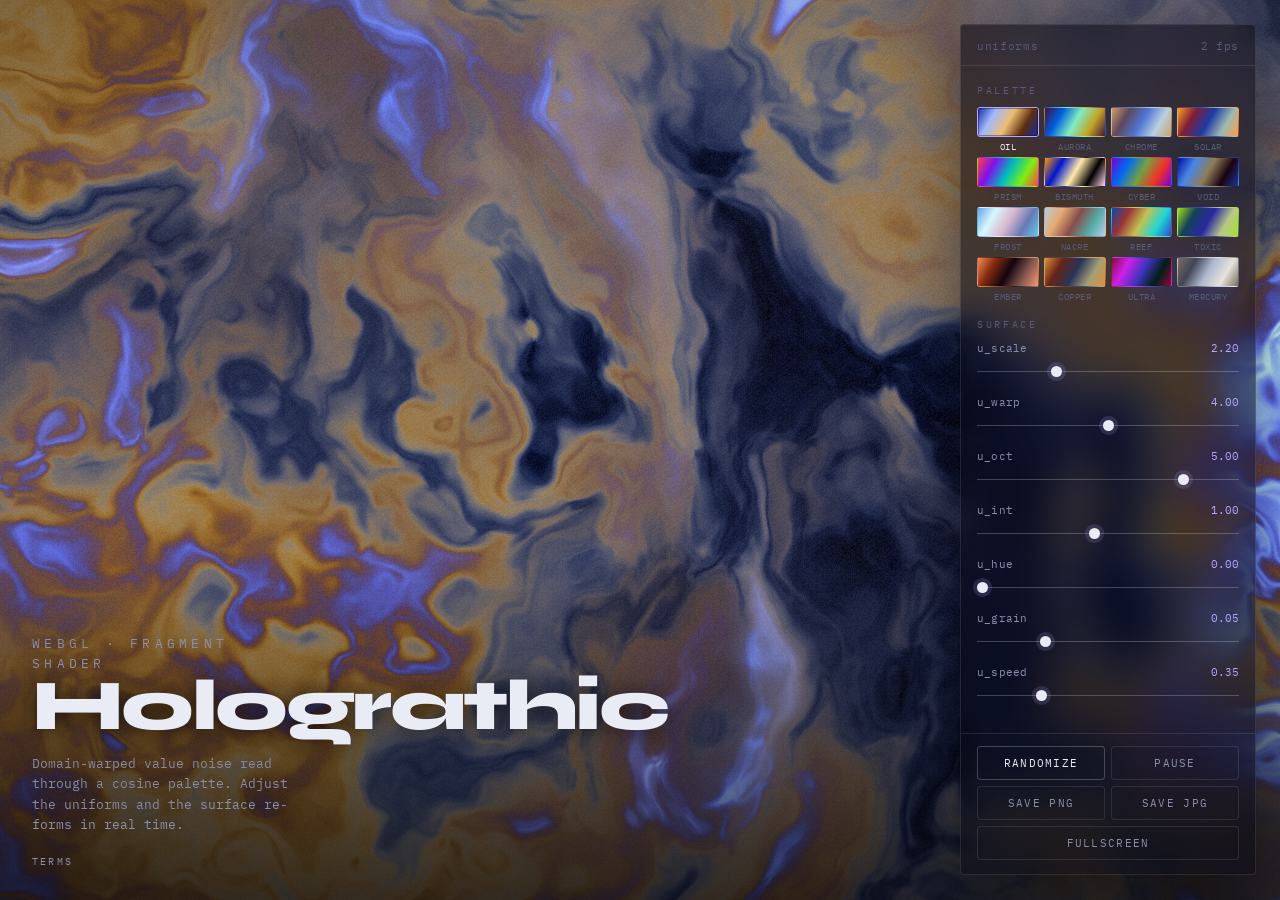
<file: index.html>
<!DOCTYPE html>
<html lang="en">
<head>
    <meta charset="utf-8">
    <meta name="viewport" content="width=device-width, initial-scale=1, viewport-fit=cover">
    <title>Holograthic | Iridescent backgrounds</title>
    <style>
        @font-face {
            font-family: 'Syne';
            src: url('fonts/syne-600.woff2') format('woff2');
            font-weight: 600;
            font-style: normal;
            font-display: swap;
        }

        @font-face {
            font-family: 'Syne';
            src: url('fonts/syne-800.woff2') format('woff2');
            font-weight: 800;
            font-style: normal;
            font-display: swap;
        }

        @font-face {
            font-family: 'IBM Plex Mono';
            src: url('fonts/plex-mono-400.woff2') format('woff2');
            font-weight: 400;
            font-style: normal;
            font-display: swap;
        }

        @font-face {
            font-family: 'IBM Plex Mono';
            src: url('fonts/plex-mono-500.woff2') format('woff2');
            font-weight: 500;
            font-style: normal;
            font-display: swap;
        }
    </style>

    <link rel="stylesheet" href="holo.min.css">

    <link rel="apple-touch-icon" href="icons/icon-192.png">
    <link rel="icon" type="image/png" href="favicon.png"/>
    <link rel="manifest" href="manifest.json">

    <meta name="description"
          content="Free WebGL holographic background generator. Tweak domain-warped noise and cosine palettes in real time, then export as PNG or JPG.">
    <link rel="canonical" href="https://holograthic.com/">
    <meta name="theme-color" content="#7987F0">

    <meta property="og:type" content="website">
    <meta property="og:url" content="https://holograthic.com/">
    <meta property="og:title" content="Holograthic | Iridescent background generator">
    <meta property="og:description"
          content="Tweak a domain-warped noise shader in your browser and export the result as PNG or JPG.">
    <meta property="og:image" content="https://holograthic.com/og-image.png">
    <meta property="og:image:width" content="1200">
    <meta property="og:image:height" content="630">
    <meta name="twitter:card" content="summary_large_image">

    <script type="application/ld+json">
        {
            "@context": "https://schema.org",
            "@type": "WebApplication",
            "name": "Holograthic",
            "url": "https://holograthic.com/",
            "description": "Browser-based generator for iridescent, holographic backgrounds built on a WebGL fragment shader.",
            "applicationCategory": "DesignApplication",
            "browserRequirements": "Requires WebGL",
            "operatingSystem": "Any",
            "offers": {
                "@type": "Offer",
                "price": "0",
                "priceCurrency": "USD"
            }
        }
    </script>
</head>
<body>

<div id="stage">
    <canvas id="gl"></canvas>
</div>

<header class="masthead">
    <p class="eyebrow">WebGL · fragment shader</p>
    <h1>Holograthic</h1>
    <p>Domain-warped value noise read through a cosine palette. Adjust the uniforms and the surface re-forms in real
        time.</p>
    <nav class="legal" aria-label="Legal">
        <a href="terms.html">Terms</a>
    </nav>
</header>

<section class="panel" aria-label="Shader controls">
    <div class="panel-head">
        <span>uniforms</span>
        <span id="fps">—</span>
    </div>

    <div class="panel-body">
        <p class="group-label">Palette</p>
        <div class="chips" id="chips"></div>

        <p class="group-label">Surface</p>
        <div id="sliders"></div>
    </div>

    <div class="actions">
        <button class="btn btn-key" id="randomize">Randomize</button>
        <button class="btn" id="playpause">Pause</button>
        <button class="btn" id="savepng">Save PNG</button>
        <button class="btn" id="savejpg">Save JPG</button>
        <button class="btn btn-wide" id="fullscreen" aria-pressed="false">Fullscreen</button>
    </div>
</section>

<div class="hint" id="hint"></div>
<div class="toast" id="toast" role="status" aria-live="polite"></div>
<div class="fallback" id="fallback">This browser could not start WebGL, so the shader can't run here.</div>
<script src="holo.min.js"></script>

<script data-goatcounter="https://rain.goatcounter.com/count"
        async src="//gc.zgo.at/count.js"></script>
</body>
</html>
</file>
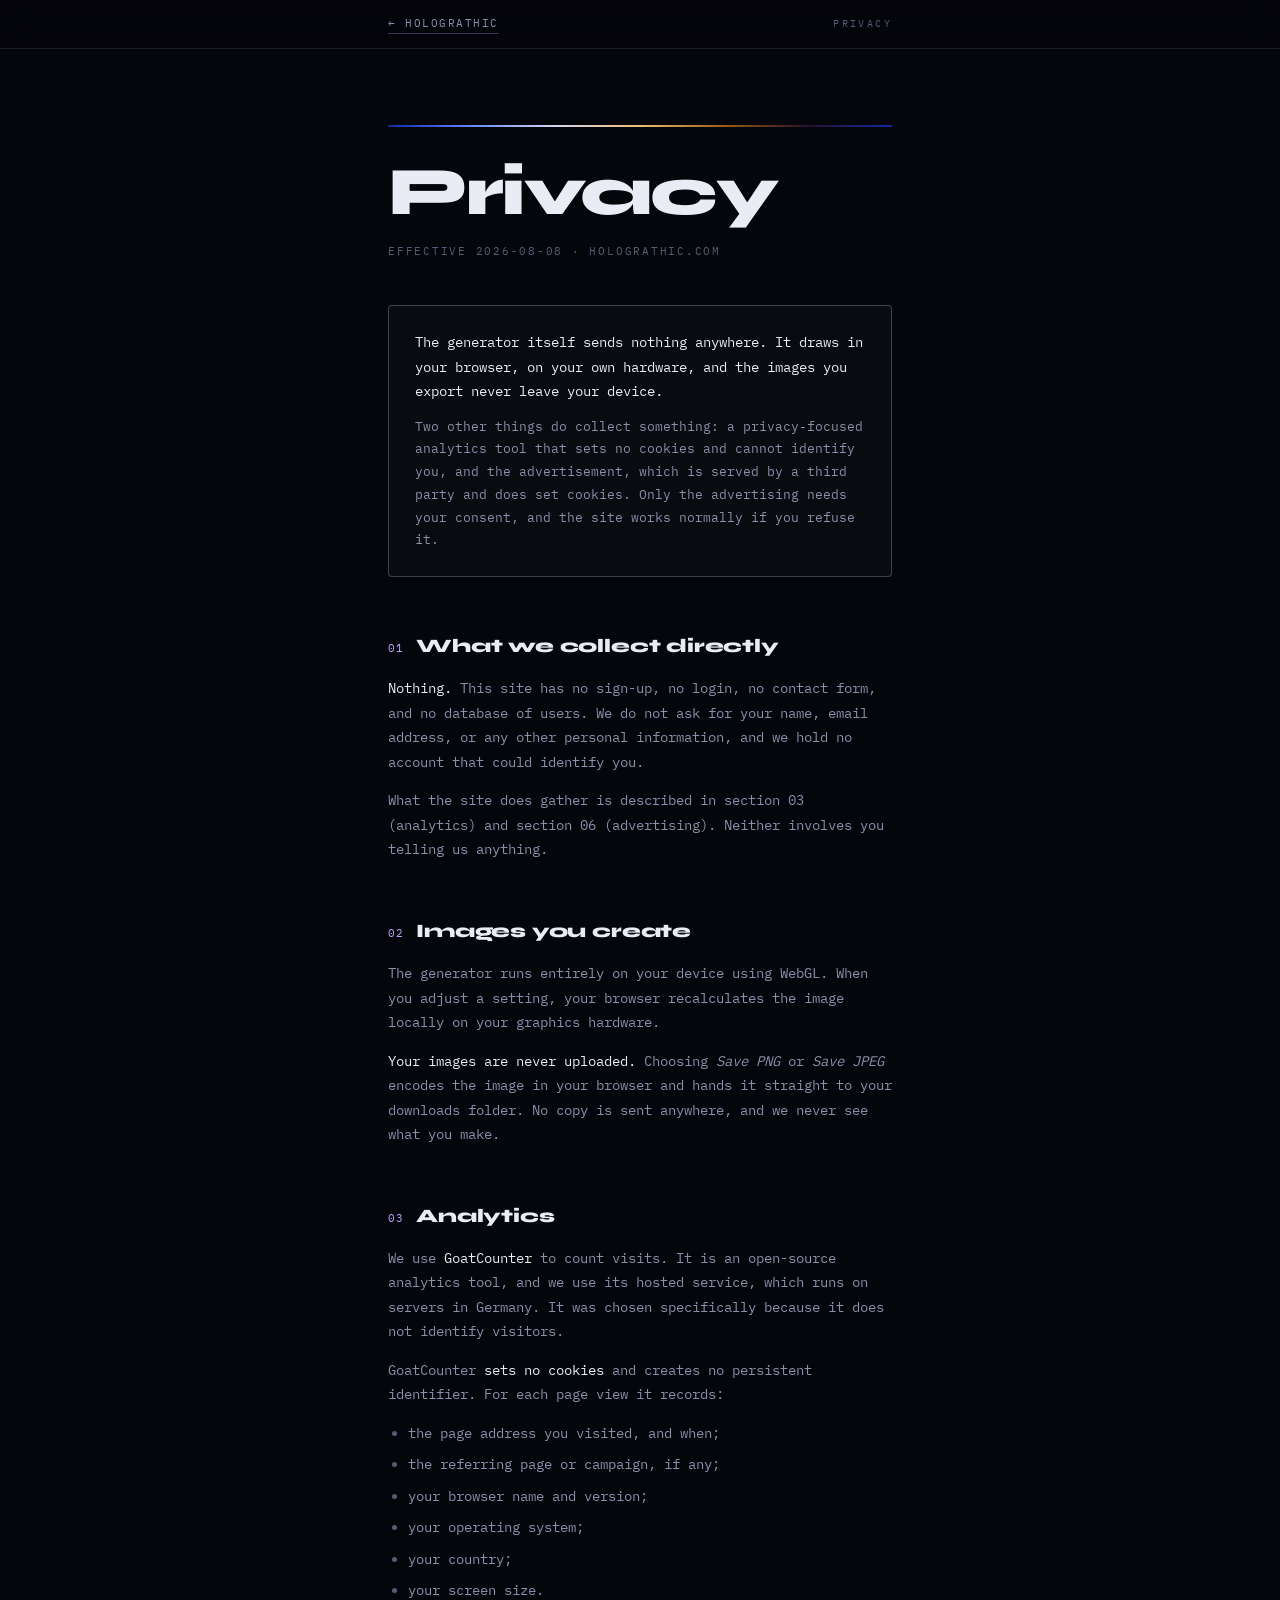
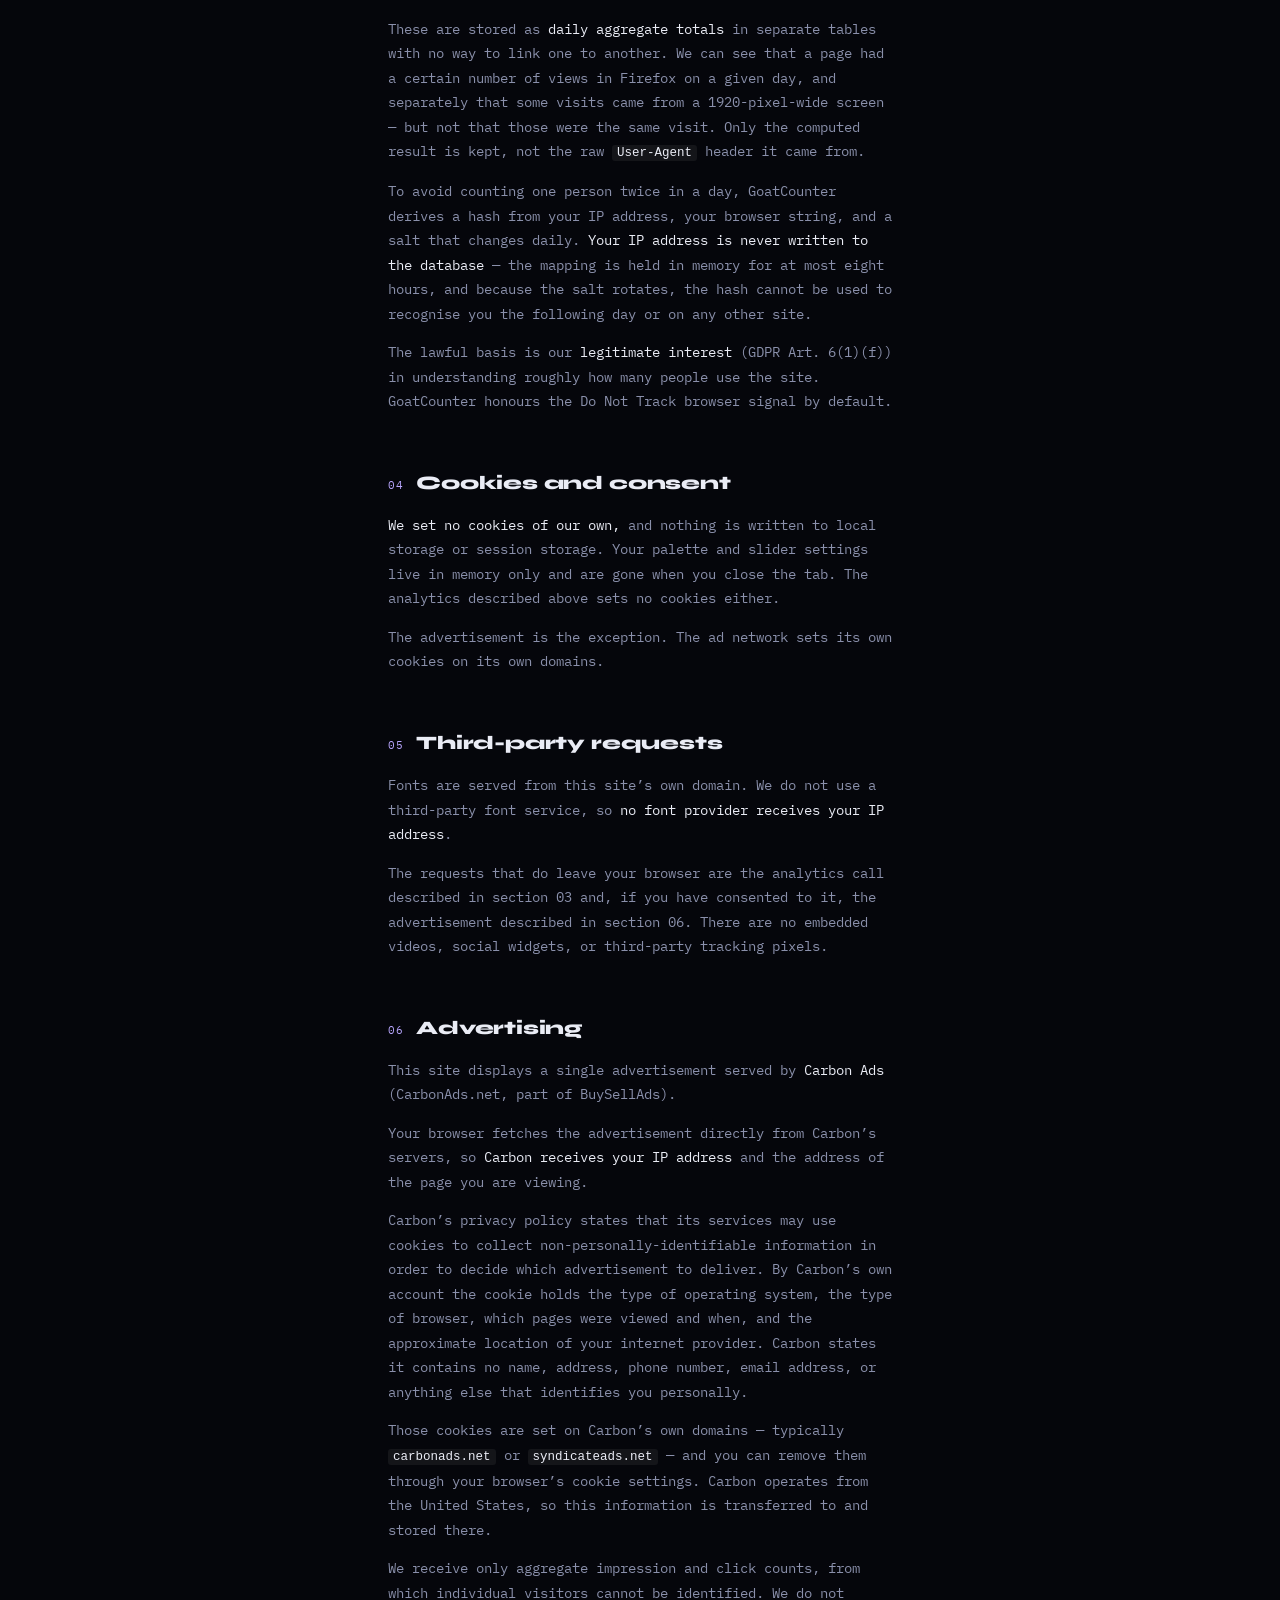
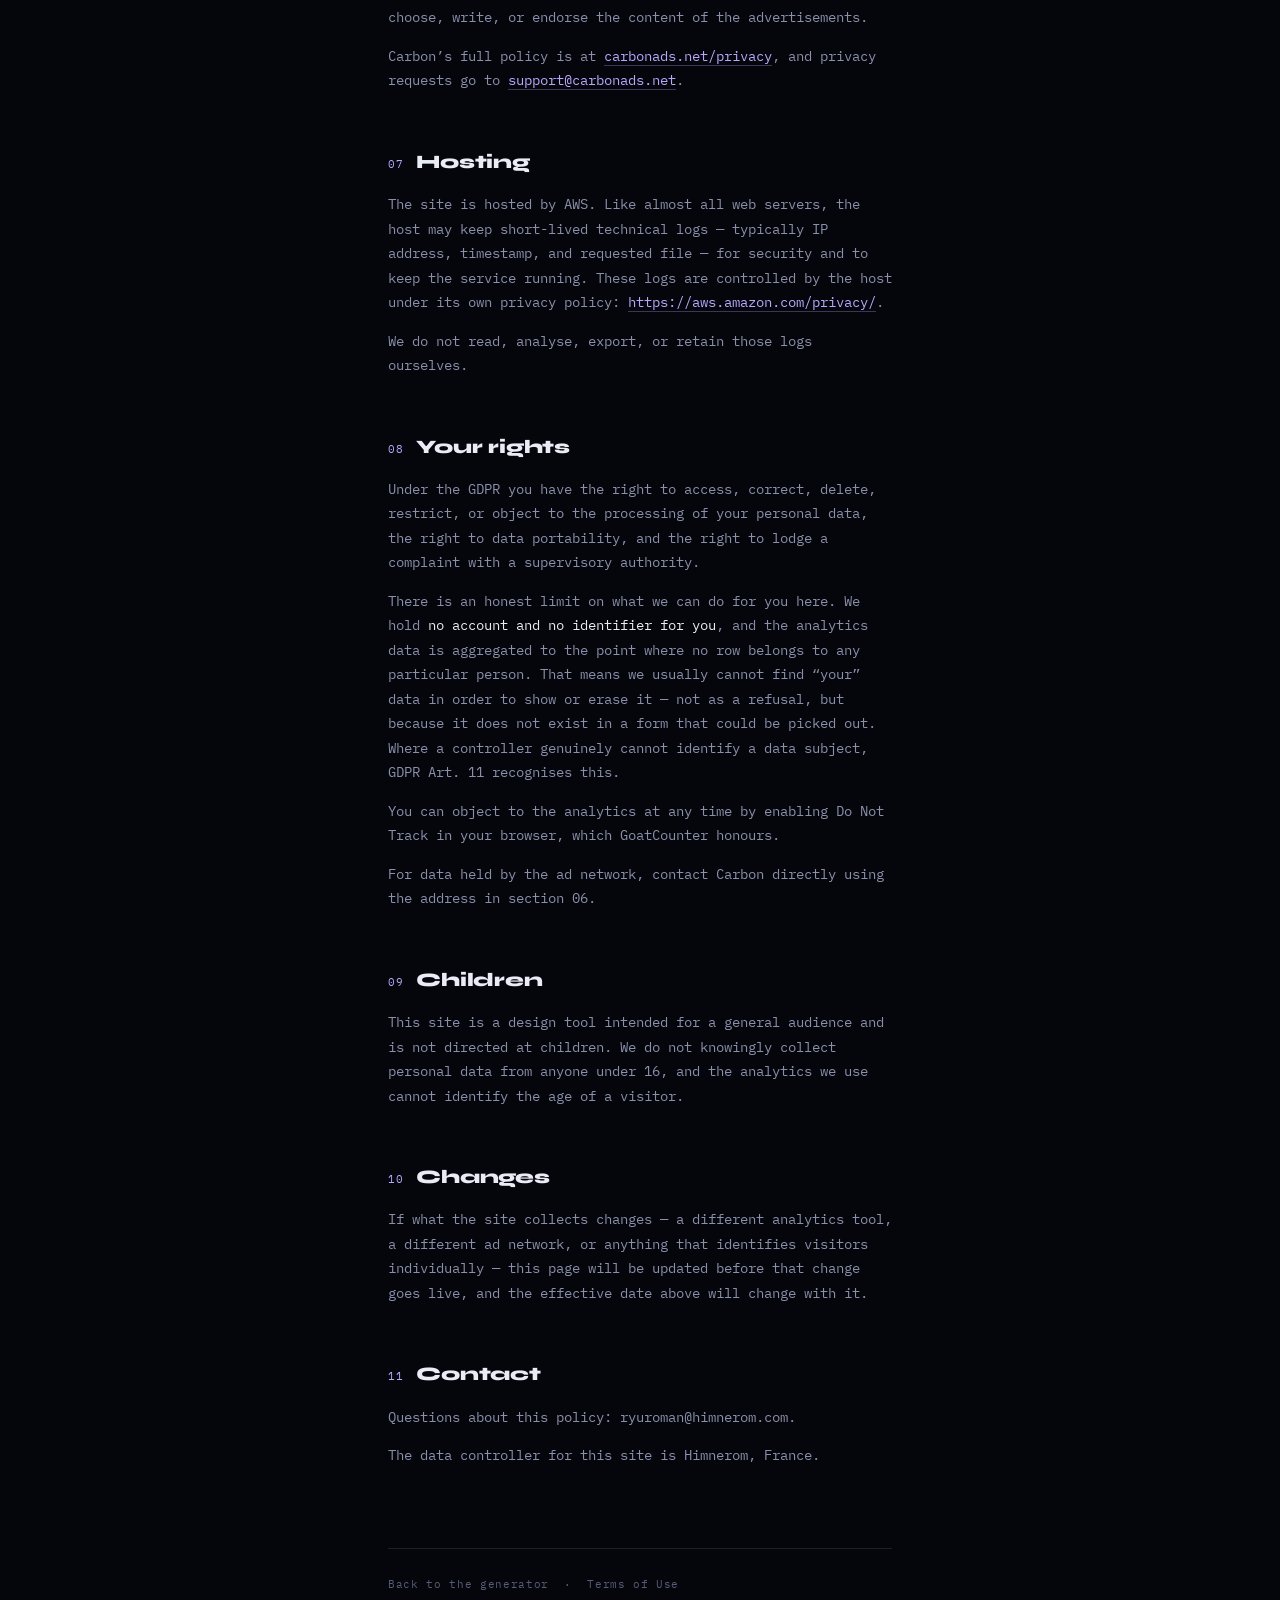
<file: privacy.html>
<!DOCTYPE html>
<html lang="en">
<head>
    <meta charset="utf-8">
    <meta name="viewport" content="width=device-width, initial-scale=1">
    <title>Holograthic | Privacy</title>
    <meta name="description" content="Privacy policy for Holograthic.">
    <meta name="robots" content="noindex, follow">

    <style>
        @font-face{ font-family:'Syne'; src:url('fonts/syne-800.woff2') format('woff2');
            font-weight:800; font-style:normal; font-display:swap; }
        @font-face{ font-family:'IBM Plex Mono'; src:url('fonts/plex-mono-400.woff2') format('woff2');
            font-weight:400; font-style:normal; font-display:swap; }

        :root{
            --ink:#EAECF5; --ink-dim:#8A90AB; --ink-faint:#565C77;
            --accent:#B9A7FF; --hair:rgba(255,255,255,.10); --hair-lit:rgba(255,255,255,.22);
            --display:'Syne','Trebuchet MS',system-ui,sans-serif;
            --mono:'IBM Plex Mono',ui-monospace,'SF Mono',Menlo,monospace;
            /* sampled directly from the shipped "Oil" palette */
            --spectrum:linear-gradient(90deg,#1228a4 0%,#688aff 17%,#d5d4ed 33%,#edbd74 50%,#975b14 67%,#2a112c 83%,#1228a4 100%);
        }
        *{ box-sizing:border-box; }
        html{ scroll-behavior:smooth; }
        body{
            margin:0; background:#05060B; color:var(--ink);
            font-family:var(--mono); font-size:14px; line-height:1.75;
            -webkit-font-smoothing:antialiased;
        }
        .wrap{ max-width:70ch; margin:0 auto; padding:0 28px 120px; }

        /* --- top bar --- */
        .bar{
            position:sticky; top:0; z-index:5;
            background:rgba(5,6,11,.82);
            -webkit-backdrop-filter:blur(14px); backdrop-filter:blur(14px);
            border-bottom:1px solid var(--hair);
        }
        .bar-in{
            max-width:70ch; margin:0 auto; padding:14px 28px;
            display:flex; justify-content:space-between; align-items:center;
        }
        .back{
            color:var(--ink-dim); text-decoration:none; font-size:11px;
            letter-spacing:.14em; text-transform:uppercase; transition:color .16s;
        }
        .back:hover,.back:focus-visible{ color:var(--ink); }
        .bar-in span{ font-size:10px; letter-spacing:.24em; text-transform:uppercase; color:var(--ink-faint); }

        /* --- masthead --- */
        header.top{ padding:76px 0 0; }
        .rule{ height:2px; background:var(--spectrum); border-radius:2px; margin-bottom:34px; }
        h1{
            font-family:var(--display); font-weight:800;
            font-size:clamp(40px,7vw,68px); line-height:.92; letter-spacing:-.035em; margin:0 0 18px;
        }
        .dateline{ font-size:11px; letter-spacing:.16em; text-transform:uppercase; color:var(--ink-faint); margin:0; }

        /* --- the honest summary --- */
        .callout{
            margin:44px 0 8px; padding:24px 26px;
            border:1px solid var(--hair-lit); border-radius:4px;
            background:rgba(255,255,255,.025);
        }
        .callout p{ margin:0; color:var(--ink); }
        .callout p + p{ margin-top:12px; color:var(--ink-dim); font-size:13px; }

        /* --- sections --- */
        section{ margin-top:52px; }
        h2{
            font-family:var(--display); font-weight:600;
            font-size:19px; letter-spacing:-.01em; margin:0 0 14px;
            display:flex; align-items:baseline; gap:12px;
        }
        h2::before{
            content:attr(data-n); font-family:var(--mono); font-weight:400;
            font-size:11px; color:var(--accent); letter-spacing:.1em;
        }
        h3{ font-family:var(--display); font-weight:600; font-size:15px;
            color:var(--ink); margin:30px 0 12px; letter-spacing:-.005em; }
        p{ margin:0 0 14px; color:var(--ink-dim); }
        p strong{ color:var(--ink); font-weight:500; }
        ul{ margin:0 0 14px; padding-left:20px; color:var(--ink-dim); }
        li{ margin-bottom:7px; }
        li::marker{ color:var(--ink-faint); }
        a{ color:var(--accent); text-decoration:none; border-bottom:1px solid rgba(185,167,255,.3); }
        a:hover,a:focus-visible{ border-bottom-color:var(--accent); }
        code{
            font-size:12.5px; color:var(--ink); background:rgba(255,255,255,.06);
            padding:1px 5px; border-radius:3px;
        }

        /* placeholders you must replace before publishing */
        .fill{
            color:#0B0B12; background:var(--accent); font-weight:500;
            padding:1px 7px; border-radius:3px; white-space:nowrap; font-size:12.5px;
        }

        /* editor notes — DELETE these blocks before the page goes public */
        .note{
            margin:18px 0; padding:16px 18px; border-radius:4px;
            border:1px dashed rgba(255,210,122,.36); background:rgba(255,210,122,.05);
        }
        .note b{
            display:block; font-size:10px; letter-spacing:.2em; text-transform:uppercase;
            color:#FFD27A; margin-bottom:9px; font-weight:500;
        }
        .note p{ margin:0 0 9px; color:#DCC79C; font-size:13px; }
        .note p:last-child{ margin:0; }
        .note a{ color:#FFD27A; border-bottom-color:rgba(255,210,122,.35); }
        .note code{ background:rgba(255,210,122,.1); color:#F0DDB4; }

        footer{
            margin-top:80px; padding-top:26px; border-top:1px solid var(--hair);
            font-size:11px; letter-spacing:.06em; color:var(--ink-faint);
        }
        footer a{ color:var(--ink-faint); border-bottom-color:transparent; }
        footer a:hover{ color:var(--ink-dim); }

        @media (max-width:640px){
            .wrap,.bar-in{ padding-left:20px; padding-right:20px; }
            header.top{ padding-top:48px; }
            body{ font-size:13.5px; }
        }
        @media (prefers-reduced-motion:reduce){ html{ scroll-behavior:auto; } *{ transition:none !important; } }
    </style>
</head>
<body>

<nav class="bar">
    <div class="bar-in">
        <a class="back" href="index.html">&larr; Holograthic</a>
        <span>Privacy</span>
    </div>
</nav>

<div class="wrap">

    <header class="top">
        <div class="rule"></div>
        <h1>Privacy</h1>
        <p class="dateline">Effective 2026-08-08 &middot; holograthic.com</p>
    </header>

    <div class="callout">
        <p><strong>The generator itself sends nothing anywhere.</strong> It draws in your browser, on your own hardware, and the images you export never leave your device.</p>
        <p>Two other things do collect something: a privacy-focused analytics tool that sets no cookies and cannot identify you, and the advertisement, which is served by a third party and does set cookies. Only the advertising needs your consent, and the site works normally if you refuse it.</p>
    </div>

    <section>
        <h2 data-n="01">What we collect directly</h2>
        <p><strong>Nothing.</strong> This site has no sign-up, no login, no contact form, and no database of users. We do not ask for your name, email address, or any other personal information, and we hold no account that could identify you.</p>
        <p>What the site does gather is described in section 03 (analytics) and section 06 (advertising). Neither involves you telling us anything.</p>
    </section>

    <section>
        <h2 data-n="02">Images you create</h2>
        <p>The generator runs entirely on your device using WebGL. When you adjust a setting, your browser recalculates the image locally on your graphics hardware.</p>
        <p><strong>Your images are never uploaded.</strong> Choosing <em>Save PNG</em> or <em>Save JPEG</em> encodes the image in your browser and hands it straight to your downloads folder. No copy is sent anywhere, and we never see what you make.</p>
    </section>

    <section>
        <h2 data-n="03">Analytics</h2>
        <p>We use <strong>GoatCounter</strong> to count visits. It is an open-source analytics tool, and we use its hosted service, which runs on servers in Germany. It was chosen specifically because it does not identify visitors.</p>
        <p>GoatCounter <strong>sets no cookies</strong> and creates no persistent identifier. For each page view it records:</p>
        <ul>
            <li>the page address you visited, and when;</li>
            <li>the referring page or campaign, if any;</li>
            <li>your browser name and version;</li>
            <li>your operating system;</li>
            <li>your country;</li>
            <li>your screen size.</li>
        </ul>
        <p>These are stored as <strong>daily aggregate totals</strong> in separate tables with no way to link one to another. We can see that a page had a certain number of views in Firefox on a given day, and separately that some visits came from a 1920-pixel-wide screen &mdash; but not that those were the same visit. Only the computed result is kept, not the raw <code>User-Agent</code> header it came from.</p>
        <p>To avoid counting one person twice in a day, GoatCounter derives a hash from your IP address, your browser string, and a salt that changes daily. <strong>Your IP address is never written to the database</strong> &mdash; the mapping is held in memory for at most eight hours, and because the salt rotates, the hash cannot be used to recognise you the following day or on any other site.</p>
        <p>The lawful basis is our <strong>legitimate interest</strong> (GDPR Art. 6(1)(f)) in understanding roughly how many people use the site. GoatCounter honours the Do Not Track browser signal by default.</p>
    </section>

    <section>
        <h2 data-n="04">Cookies and consent</h2>
        <p><strong>We set no cookies of our own,</strong> and nothing is written to local storage or session storage. Your palette and slider settings live in memory only and are gone when you close the tab. The analytics described above sets no cookies either.</p>
        <p>The advertisement is the exception. The ad network sets its own cookies on its own domains.</p>
    </section>

    <section>
        <h2 data-n="05">Third-party requests</h2>
        <p>Fonts are served from this site&rsquo;s own domain. We do not use a third-party font service, so <strong>no font provider receives your IP address</strong>.</p>
        <p>The requests that do leave your browser are the analytics call described in section 03 and, if you have consented to it, the advertisement described in section 06. There are no embedded videos, social widgets, or third-party tracking pixels.</p>
    </section>

    <section>
        <h2 data-n="06">Advertising</h2>
        <p>This site displays a single advertisement served by <strong>Carbon Ads</strong> (CarbonAds.net, part of BuySellAds).</p>
        <p>Your browser fetches the advertisement directly from Carbon&rsquo;s servers, so <strong>Carbon receives your IP address</strong> and the address of the page you are viewing.</p>
        <p>Carbon&rsquo;s privacy policy states that its services may use cookies to collect non-personally-identifiable information in order to decide which advertisement to deliver. By Carbon&rsquo;s own account the cookie holds the type of operating system, the type of browser, which pages were viewed and when, and the approximate location of your internet provider. Carbon states it contains no name, address, phone number, email address, or anything else that identifies you personally.</p>
        <p>Those cookies are set on Carbon&rsquo;s own domains &mdash; typically <code>carbonads.net</code> or <code>syndicateads.net</code> &mdash; and you can remove them through your browser&rsquo;s cookie settings. Carbon operates from the United States, so this information is transferred to and stored there.</p>
        <p>We receive only aggregate impression and click counts, from which individual visitors cannot be identified. We do not choose, write, or endorse the content of the advertisements.</p>
        <p>Carbon&rsquo;s full policy is at <a href="https://www.carbonads.net/privacy" rel="noopener">carbonads.net/privacy</a>, and privacy requests go to <a href="mailto:support@carbonads.net" rel="noopener">support@carbonads.net</a>.</p>
    </section>

    <section>
        <h2 data-n="07">Hosting</h2>
        <p>The site is hosted by AWS. Like almost all web servers, the host may keep short-lived technical logs &mdash; typically IP address, timestamp, and requested file &mdash; for security and to keep the service running. These logs are controlled by the host under its own privacy policy: <a href="https://aws.amazon.com/privacy/" rel="noopener">https://aws.amazon.com/privacy/</a>.</p>
        <p>We do not read, analyse, export, or retain those logs ourselves.</p>
    </section>

    <section>
        <h2 data-n="08">Your rights</h2>
        <p>Under the GDPR you have the right to access, correct, delete, restrict, or object to the processing of your personal data, the right to data portability, and the right to lodge a complaint with a supervisory authority.</p>
        <p>There is an honest limit on what we can do for you here. We hold <strong>no account and no identifier for you</strong>, and the analytics data is aggregated to the point where no row belongs to any particular person. That means we usually cannot find &ldquo;your&rdquo; data in order to show or erase it &mdash; not as a refusal, but because it does not exist in a form that could be picked out. Where a controller genuinely cannot identify a data subject, GDPR Art. 11 recognises this.</p>
        <p>You can object to the analytics at any time by enabling Do Not Track in your browser, which GoatCounter honours.</p>
        <p>For data held by the ad network, contact Carbon directly using the address in section 06.</p>
    </section>

    <section>
        <h2 data-n="09">Children</h2>
        <p>This site is a design tool intended for a general audience and is not directed at children. We do not knowingly collect personal data from anyone under 16, and the analytics we use cannot identify the age of a visitor.</p>
    </section>

    <section>
        <h2 data-n="10">Changes</h2>
        <p>If what the site collects changes &mdash; a different analytics tool, a different ad network, or anything that identifies visitors individually &mdash; this page will be updated before that change goes live, and the effective date above will change with it.</p>
    </section>

    <section>
        <h2 data-n="11">Contact</h2>
        <p>Questions about this policy: ryuroman@himnerom.com.</p>
        <p>The data controller for this site is Himnerom, France.</p>
    </section>

    <footer>
        <a href="index.html">Back to the generator</a> &nbsp;&middot;&nbsp; <a href="terms.html">Terms of Use</a>
    </footer>

</div>
</body>
</html>
</file>
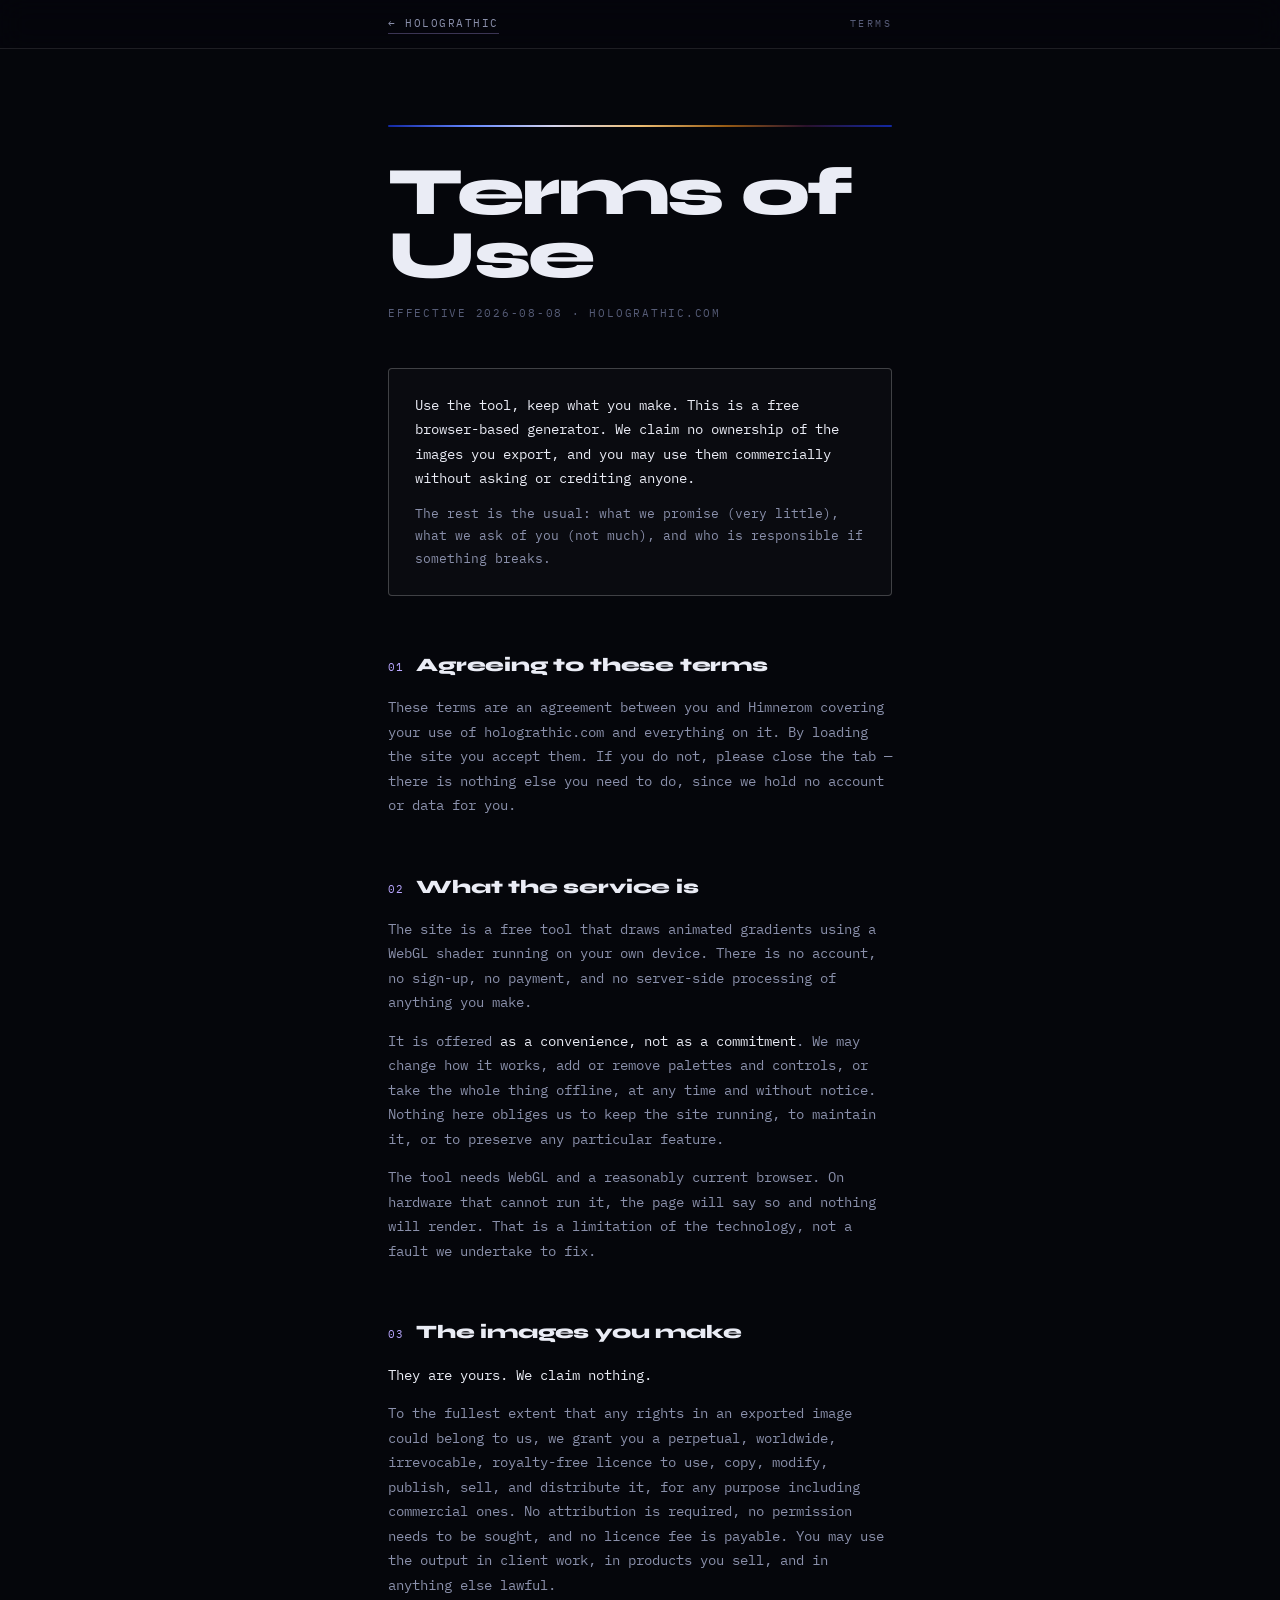
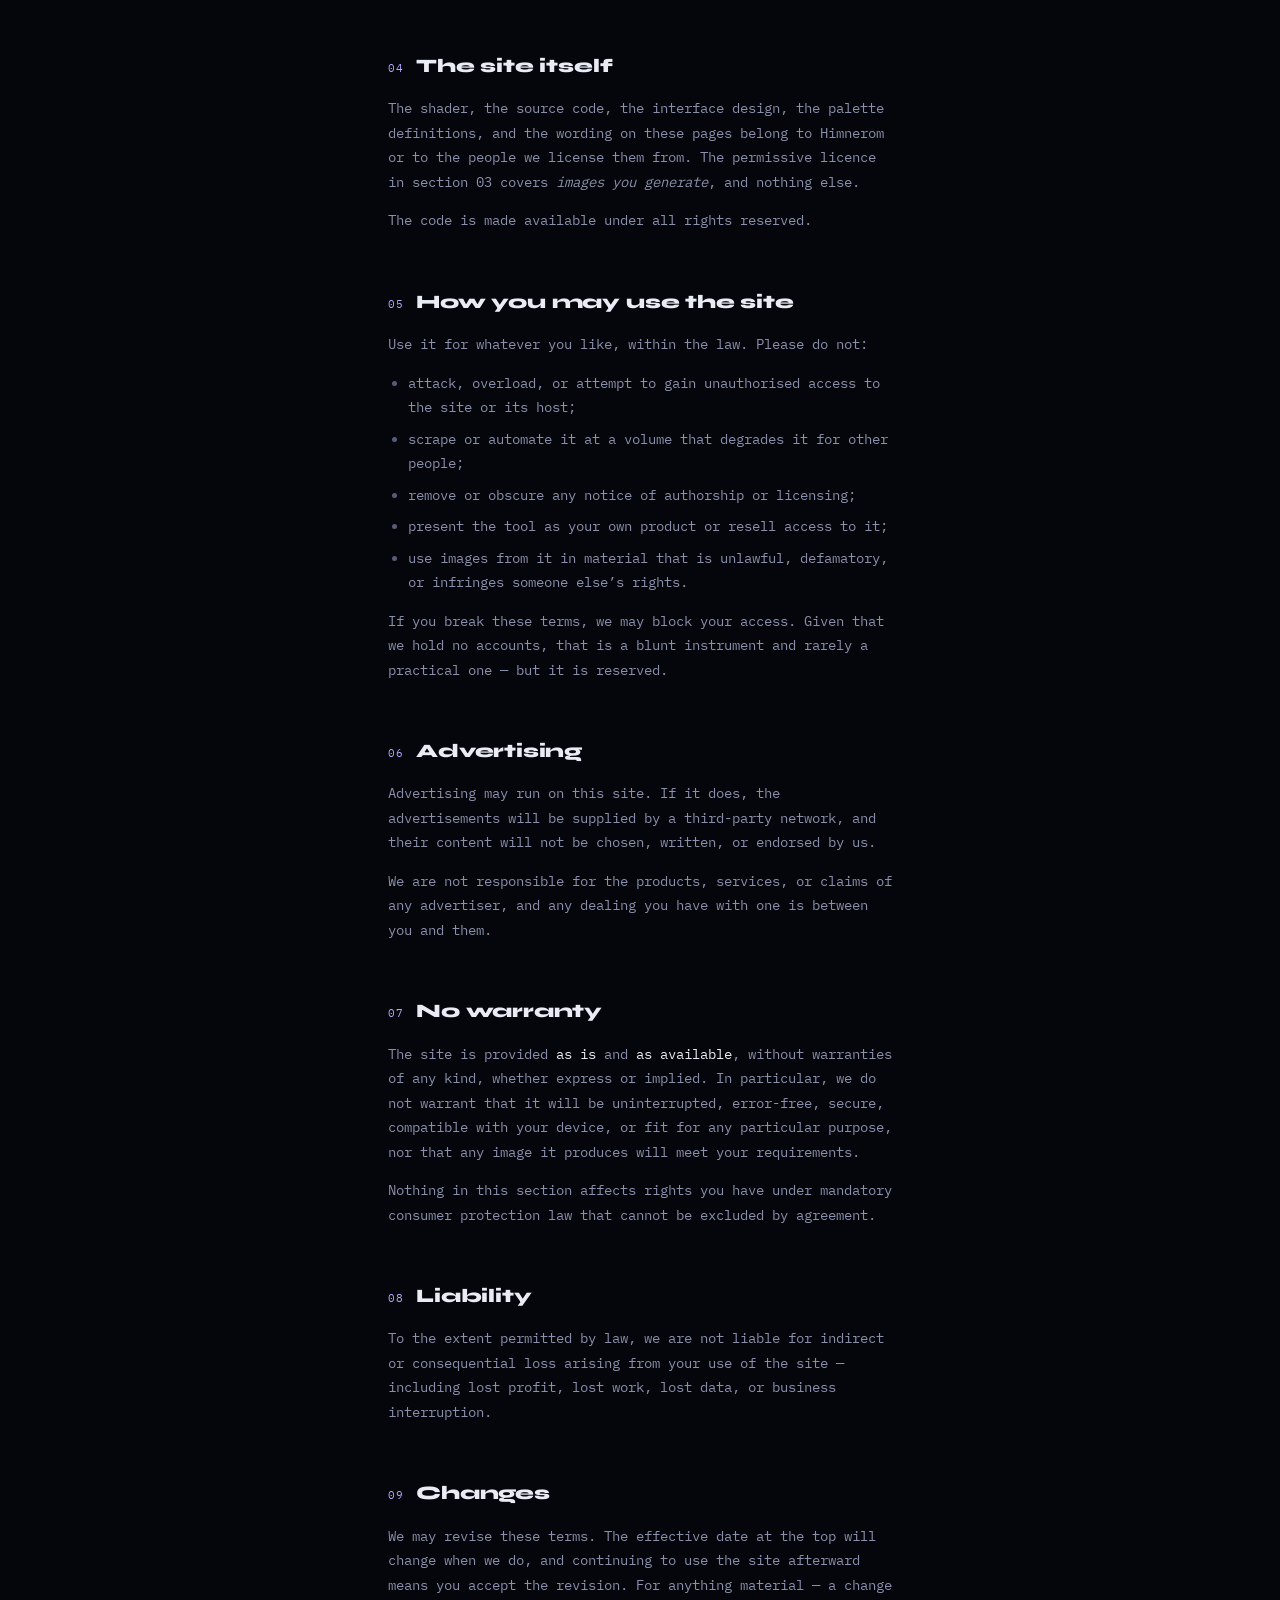
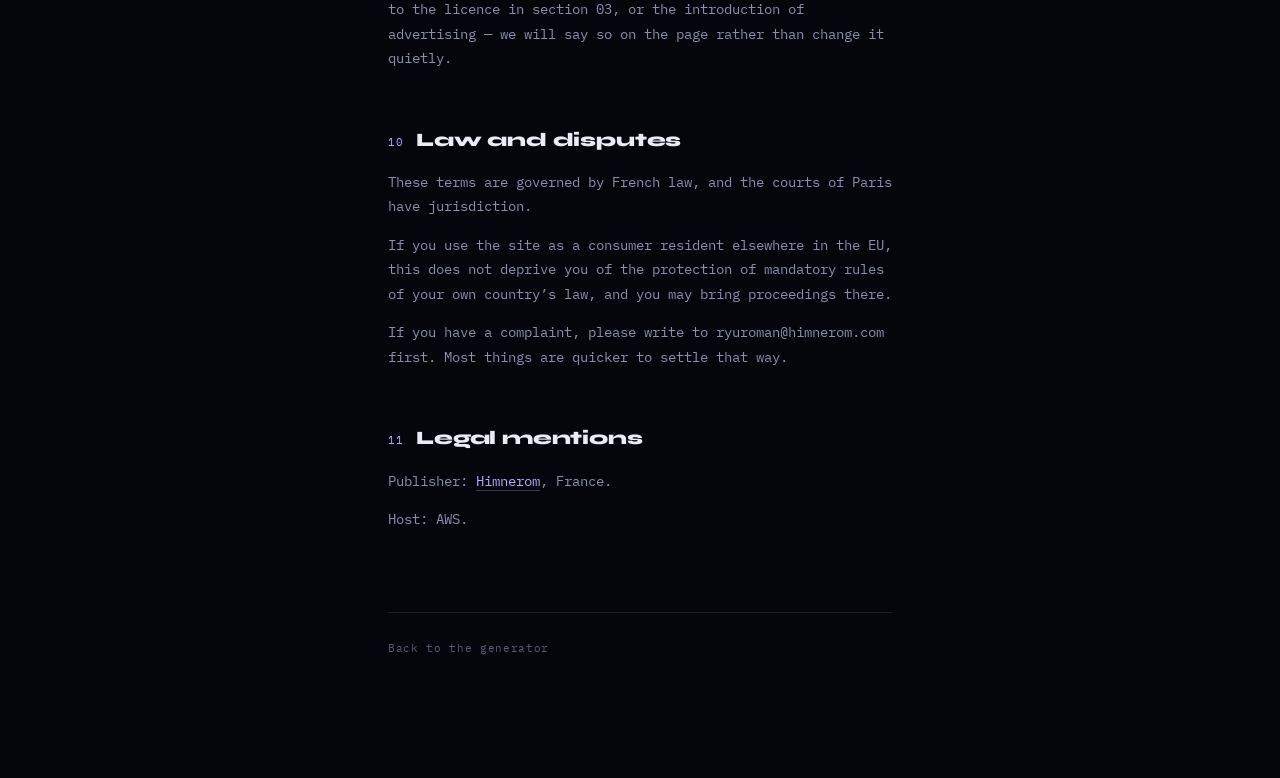
<file: terms.html>
<!DOCTYPE html>
<html lang="en">
<head>
    <meta charset="utf-8">
    <meta name="viewport" content="width=device-width, initial-scale=1">

    <title>Holographic | Terms of Use</title>
    <meta name="description" content="Terms of use for Holograthic.">

    <meta name="theme-color" content="#7987F0">
    <link rel="apple-touch-icon" href="icons/icon-192.png">
    <link rel="icon" type="image/png" href="favicon.png"/>
    <link rel="manifest" href="manifest.json">

    <style>
        @font-face{ font-family:'Syne'; src:url('fonts/syne-800.woff2') format('woff2');
            font-weight:800; font-style:normal; font-display:swap; }
        @font-face{ font-family:'IBM Plex Mono'; src:url('fonts/plex-mono-400.woff2') format('woff2');
            font-weight:400; font-style:normal; font-display:swap; }
        :root{
            --ink:#EAECF5; --ink-dim:#8A90AB; --ink-faint:#565C77;
            --accent:#B9A7FF; --hair:rgba(255,255,255,.10); --hair-lit:rgba(255,255,255,.22);
            --display:'Syne','Trebuchet MS',system-ui,sans-serif;
            --mono:'IBM Plex Mono',ui-monospace,'SF Mono',Menlo,monospace;
            /* sampled directly from the shipped "Oil" palette */
            --spectrum:linear-gradient(90deg,#1228a4 0%,#688aff 17%,#d5d4ed 33%,#edbd74 50%,#975b14 67%,#2a112c 83%,#1228a4 100%);
        }
        *{ box-sizing:border-box; }
        html{ scroll-behavior:smooth; }
        body{
            margin:0; background:#05060B; color:var(--ink);
            font-family:var(--mono); font-size:14px; line-height:1.75;
            -webkit-font-smoothing:antialiased;
        }
        .wrap{ max-width:70ch; margin:0 auto; padding:0 28px 120px; }

        /* --- top bar --- */
        .bar{
            position:sticky; top:0; z-index:5;
            background:rgba(5,6,11,.82);
            -webkit-backdrop-filter:blur(14px); backdrop-filter:blur(14px);
            border-bottom:1px solid var(--hair);
        }
        .bar-in{
            max-width:70ch; margin:0 auto; padding:14px 28px;
            display:flex; justify-content:space-between; align-items:center;
        }
        .back{
            color:var(--ink-dim); text-decoration:none; font-size:11px;
            letter-spacing:.14em; text-transform:uppercase; transition:color .16s;
        }
        .back:hover,.back:focus-visible{ color:var(--ink); }
        .bar-in span{ font-size:10px; letter-spacing:.24em; text-transform:uppercase; color:var(--ink-faint); }

        /* --- masthead --- */
        header.top{ padding:76px 0 0; }
        .rule{ height:2px; background:var(--spectrum); border-radius:2px; margin-bottom:34px; }
        h1{
            font-family:var(--display); font-weight:800;
            font-size:clamp(40px,7vw,68px); line-height:.92; letter-spacing:-.035em; margin:0 0 18px;
        }
        .dateline{ font-size:11px; letter-spacing:.16em; text-transform:uppercase; color:var(--ink-faint); margin:0; }

        /* --- the honest summary --- */
        .callout{
            margin:44px 0 8px; padding:24px 26px;
            border:1px solid var(--hair-lit); border-radius:4px;
            background:rgba(255,255,255,.025);
        }
        .callout p{ margin:0; color:var(--ink); }
        .callout p + p{ margin-top:12px; color:var(--ink-dim); font-size:13px; }

        /* --- sections --- */
        section{ margin-top:52px; }
        h2{
            font-family:var(--display); font-weight:600;
            font-size:19px; letter-spacing:-.01em; margin:0 0 14px;
            display:flex; align-items:baseline; gap:12px;
        }
        h2::before{
            content:attr(data-n); font-family:var(--mono); font-weight:400;
            font-size:11px; color:var(--accent); letter-spacing:.1em;
        }
        h3{ font-family:var(--display); font-weight:600; font-size:15px;
            color:var(--ink); margin:30px 0 12px; letter-spacing:-.005em; }
        p{ margin:0 0 14px; color:var(--ink-dim); }
        p strong{ color:var(--ink); font-weight:500; }
        ul{ margin:0 0 14px; padding-left:20px; color:var(--ink-dim); }
        li{ margin-bottom:7px; }
        li::marker{ color:var(--ink-faint); }
        a{ color:var(--accent); text-decoration:none; border-bottom:1px solid rgba(185,167,255,.3); }
        a:hover,a:focus-visible{ border-bottom-color:var(--accent); }
        code{
            font-size:12.5px; color:var(--ink); background:rgba(255,255,255,.06);
            padding:1px 5px; border-radius:3px;
        }
        .note b{
            display:block; font-size:10px; letter-spacing:.2em; text-transform:uppercase;
            color:#FFD27A; margin-bottom:9px; font-weight:500;
        }
        .note p{ margin:0 0 9px; color:#DCC79C; font-size:13px; }
        .note p:last-child{ margin:0; }
        .note a{ color:#FFD27A; border-bottom-color:rgba(255,210,122,.35); }
        .note code{ background:rgba(255,210,122,.1); color:#F0DDB4; }

        footer{
            margin-top:80px; padding-top:26px; border-top:1px solid var(--hair);
            font-size:11px; letter-spacing:.06em; color:var(--ink-faint);
        }
        footer a{ color:var(--ink-faint); border-bottom-color:transparent; }
        footer a:hover{ color:var(--ink-dim); }

        @media (max-width:640px){
            .wrap,.bar-in{ padding-left:20px; padding-right:20px; }
            header.top{ padding-top:48px; }
            body{ font-size:13.5px; }
        }
        @media (prefers-reduced-motion:reduce){ html{ scroll-behavior:auto; } *{ transition:none !important; } }
    </style></head>
<body>

<nav class="bar">
    <div class="bar-in">
        <a class="back" href="index.html">&larr; Holograthic</a>
        <span>Terms</span>
    </div>
</nav>

<div class="wrap">

    <header class="top">
        <div class="rule"></div>
        <h1>Terms of Use</h1>
        <p class="dateline">Effective 2026-08-08 &middot; holograthic.com</p>
    </header>

    <div class="callout">
        <p><strong>Use the tool, keep what you make.</strong> This is a free browser-based generator. We claim no ownership of the images you export, and you may use them commercially without asking or crediting anyone.</p>
        <p>The rest is the usual: what we promise (very little), what we ask of you (not much), and who is responsible if something breaks.</p>
    </div>

    <section>
        <h2 data-n="01">Agreeing to these terms</h2>
        <p>These terms are an agreement between you and Himnerom covering your use of holograthic.com and everything on it. By loading the site you accept them. If you do not, please close the tab &mdash; there is nothing else you need to do, since we hold no account or data for you.</p>
    </section>

    <section>
        <h2 data-n="02">What the service is</h2>
        <p>The site is a free tool that draws animated gradients using a WebGL shader running on your own device. There is no account, no sign-up, no payment, and no server-side processing of anything you make.</p>
        <p>It is offered <strong>as a convenience, not as a commitment</strong>. We may change how it works, add or remove palettes and controls, or take the whole thing offline, at any time and without notice. Nothing here obliges us to keep the site running, to maintain it, or to preserve any particular feature.</p>
        <p>The tool needs WebGL and a reasonably current browser. On hardware that cannot run it, the page will say so and nothing will render. That is a limitation of the technology, not a fault we undertake to fix.</p>
    </section>

    <section>
        <h2 data-n="03">The images you make</h2>
        <p><strong>They are yours. We claim nothing.</strong></p>
        <p>To the fullest extent that any rights in an exported image could belong to us, we grant you a perpetual, worldwide, irrevocable, royalty-free licence to use, copy, modify, publish, sell, and distribute it, for any purpose including commercial ones. No attribution is required, no permission needs to be sought, and no licence fee is payable. You may use the output in client work, in products you sell, and in anything else lawful.</p>
    </section>

    <section>
        <h2 data-n="04">The site itself</h2>
        <p>The shader, the source code, the interface design, the palette definitions, and the wording on these pages belong to Himnerom or to the people we license them from. The permissive licence in section 03 covers <em>images you generate</em>, and nothing else.</p>
        <p>The code is made available under all rights reserved.</p>
    </section>

    <section>
        <h2 data-n="05">How you may use the site</h2>
        <p>Use it for whatever you like, within the law. Please do not:</p>
        <ul>
            <li>attack, overload, or attempt to gain unauthorised access to the site or its host;</li>
            <li>scrape or automate it at a volume that degrades it for other people;</li>
            <li>remove or obscure any notice of authorship or licensing;</li>
            <li>present the tool as your own product or resell access to it;</li>
            <li>use images from it in material that is unlawful, defamatory, or infringes someone else&rsquo;s rights.</li>
        </ul>
        <p>If you break these terms, we may block your access. Given that we hold no accounts, that is a blunt instrument and rarely a practical one &mdash; but it is reserved.</p>
    </section>

    <section>
        <h2 data-n="06">Advertising</h2>
        <p>Advertising may run on this site. If it does, the advertisements will be supplied by a third-party network, and their content will not be chosen, written, or endorsed by us.</p>
        <p>We are not responsible for the products, services, or claims of any advertiser, and any dealing you have with one is between you and them.</p>
    </section>

    <section>
        <h2 data-n="07">No warranty</h2>
        <p>The site is provided <strong>as is</strong> and <strong>as available</strong>, without warranties of any kind, whether express or implied. In particular, we do not warrant that it will be uninterrupted, error-free, secure, compatible with your device, or fit for any particular purpose, nor that any image it produces will meet your requirements.</p>
        <p>Nothing in this section affects rights you have under mandatory consumer protection law that cannot be excluded by agreement.</p>
    </section>

    <section>
        <h2 data-n="08">Liability</h2>
        <p>To the extent permitted by law, we are not liable for indirect or consequential loss arising from your use of the site &mdash; including lost profit, lost work, lost data, or business interruption.</p>
    </section>

    <section>
        <h2 data-n="09">Changes</h2>
        <p>We may revise these terms. The effective date at the top will change when we do, and continuing to use the site afterward means you accept the revision. For anything material &mdash; a change to the licence in section 03, or the introduction of advertising &mdash; we will say so on the page rather than change it quietly.</p>
    </section>

    <section>
        <h2 data-n="10">Law and disputes</h2>
        <p>These terms are governed by French law, and the courts of Paris have jurisdiction.</p>
        <p>If you use the site as a consumer resident elsewhere in the EU, this does not deprive you of the protection of mandatory rules of your own country&rsquo;s law, and you may bring proceedings there.</p>
        <p>If you have a complaint, please write to ryuroman@himnerom.com first. Most things are quicker to settle that way.</p>
    </section>

    <section>
        <h2 data-n="11">Legal mentions</h2>
        <p>Publisher: <a href="https://himnerom.com/" target="_blank" rel="noopener noreferrer">Himnerom</a>, France.</p>
        <p>Host: AWS.</p>
    </section>

    <footer>
        <a href="/">Back to the generator</a>
    </footer>

</div>

<script data-goatcounter="https://rain.goatcounter.com/count"
        async src="//gc.zgo.at/count.js"></script>
</body>
</html>
</file>
<file: holo.min.css>
:root{--ink:#EAECF5;--ink-dim:#8A90AB;--ink-faint:#565C77;--accent:#B9A7FF;--glass:rgba(10, 10, 18, 0.58);--hair:rgba(255, 255, 255, 0.10);--hair-lit:rgba(255, 255, 255, 0.22);--display:'Syne','Trebuchet MS',system-ui,sans-serif;--mono:'IBM Plex Mono',ui-monospace,'SF Mono',Menlo,monospace}*{box-sizing:border-box}body,html{margin:0;padding:0;height:100%;background:#05060b;color:var(--ink);font-family:var(--mono);overflow:hidden}#stage{position:fixed;inset:0;touch-action:manipulation}#gl{display:block;width:100%;height:100%}#stage::after{content:'';position:absolute;inset:0;pointer-events:none;background:radial-gradient(120% 90% at 50% 45%,transparent 40%,rgba(3,4,9,.55) 100%),linear-gradient(to top,rgba(3,4,9,.6),transparent 38%);transition:opacity .3s}.masthead,.panel{transition:opacity .28s,visibility}body.clean .masthead,body.clean .panel{opacity:0;visibility:hidden;transition:opacity .28s,visibility 0s linear .28s}body.clean #stage::after{opacity:0}body.clean.idle{cursor:none}.hint{position:fixed;left:50%;bottom:74px;z-index:7;transform:translate(-50%,10px);padding:9px 16px;border-radius:3px;background:rgba(8,8,15,.82);border:1px solid var(--hair-lit);-webkit-backdrop-filter:blur(12px);backdrop-filter:blur(12px);font-size:10.5px;letter-spacing:.14em;text-transform:uppercase;color:var(--ink-dim);white-space:nowrap;opacity:0;pointer-events:none;transition:opacity .3s,transform .3s}.hint.show{opacity:1;transform:translate(-50%,0)}.hint kbd{font-family:var(--mono);font-size:10px;color:var(--ink);background:rgba(255,255,255,.09);border:1px solid var(--hair-lit);border-radius:2px;padding:1px 5px;margin:0 1px}.masthead{position:fixed;left:32px;bottom:32px;z-index:3;max-width:min(38ch,44vw);text-shadow:0 1px 24px rgba(0,0,0,.7)}.eyebrow{font-size:10px;letter-spacing:.34em;text-transform:uppercase;color:var(--ink-dim);margin:0 0 14px}.masthead h1{font-family:var(--display);font-weight:800;font-size:clamp(38px, 5.6vw, 72px);line-height:.9;letter-spacing:-.035em;margin:0 0 14px}.masthead p{font-size:12.5px;line-height:1.65;color:var(--ink-dim);margin:0;max-width:34ch}.legal{display:flex;align-items:center;gap:11px;margin-top:20px}.legal a{font-size:10px;letter-spacing:.22em;text-transform:uppercase;color:var(--ink-dim);text-decoration:none;transition:color .16s}.legal a:hover{color:var(--ink)}.legal a:focus-visible{color:var(--ink);outline:1px solid var(--accent);outline-offset:4px}.legal span{font-size:10px;color:var(--ink-faint)}.panel{position:fixed;top:24px;right:24px;z-index:4;width:296px;max-height:calc(100vh - 48px);display:flex;flex-direction:column;background:var(--glass);-webkit-backdrop-filter:blur(22px) saturate(1.5);backdrop-filter:blur(22px) saturate(1.5);border:1px solid var(--hair);border-radius:4px;box-shadow:0 24px 70px rgba(0,0,0,.5)}.panel-head{display:flex;align-items:baseline;justify-content:space-between;padding:14px 16px 12px;border-bottom:1px solid var(--hair)}.panel-head span{font-size:11px;color:var(--ink-faint);letter-spacing:.06em}.panel-body{padding:6px 16px 14px;overflow-y:auto}.group-label{font-size:9.5px;letter-spacing:.28em;text-transform:uppercase;color:var(--ink-faint);margin:16px 0 10px}.panel-body>.group-label:first-child{margin-top:12px}.chips{display:grid;grid-template-columns:repeat(4,1fr);gap:5px}.chip{height:30px;width:100%;border:1px solid var(--hair);border-radius:3px;cursor:pointer;padding:0;position:relative;overflow:hidden;display:block;transition:border-color .16s,transform .16s}.chip:hover{border-color:var(--hair-lit);transform:translateY(-1px)}.chip[aria-pressed=true]{border-color:var(--accent)}.chip[aria-pressed=true]::after{content:'';position:absolute;inset:0;border:1px solid rgba(0,0,0,.35)}.chip-name{display:block;margin-top:4px;font-size:8.5px;letter-spacing:.06em;color:var(--ink-faint);text-align:center;text-transform:uppercase;white-space:nowrap;overflow:hidden;text-overflow:ellipsis}.chip-cell[data-on=true] .chip-name{color:var(--ink)}.u-row{margin:0 0 13px}.u-top{display:flex;justify-content:space-between;align-items:baseline;font-size:11px;margin-bottom:7px}.u-name{color:var(--ink-dim);letter-spacing:.02em}.u-val{color:var(--accent);font-variant-numeric:tabular-nums}input[type=range]{-webkit-appearance:none;appearance:none;width:100%;height:14px;background:0 0;cursor:ew-resize;margin:0}input[type=range]::-webkit-slider-runnable-track{height:1px;background:var(--hair-lit)}input[type=range]::-moz-range-track{height:1px;background:var(--hair-lit)}input[type=range]::-webkit-slider-thumb{-webkit-appearance:none;appearance:none;width:11px;height:11px;margin-top:-5px;border-radius:50%;background:var(--ink);border:none;box-shadow:0 0 0 4px rgba(185,167,255,.16);transition:box-shadow .16s,background .16s}input[type=range]::-moz-range-thumb{width:11px;height:11px;border-radius:50%;background:var(--ink);border:none;box-shadow:0 0 0 4px rgba(185,167,255,.16)}input[type=range]:focus-visible::-webkit-slider-thumb,input[type=range]:hover::-webkit-slider-thumb{background:var(--accent);box-shadow:0 0 0 6px rgba(185,167,255,.24)}input[type=range]:focus-visible::-moz-range-thumb,input[type=range]:hover::-moz-range-thumb{background:var(--accent);box-shadow:0 0 0 6px rgba(185,167,255,.24)}input[type=range]:focus-visible{outline:1px solid var(--accent);outline-offset:4px}.actions{display:grid;grid-template-columns:1fr 1fr;gap:6px;padding:12px 16px 14px;border-top:1px solid var(--hair)}.btn{font-family:var(--mono);font-size:10.5px;letter-spacing:.12em;text-transform:uppercase;color:var(--ink-dim);background:0 0;border:1px solid var(--hair);border-radius:3px;padding:9px 6px;cursor:pointer;transition:color .16s,border-color .16s,background .16s}.btn:hover{color:var(--ink);border-color:var(--hair-lit);background:rgba(255,255,255,.04)}.btn:focus-visible{outline:1px solid var(--accent);outline-offset:2px}.btn-key{color:var(--ink);border-color:var(--hair-lit)}.btn-wide{grid-column:1/-1}.keys{grid-column:1/-1;margin:5px 0 0;text-align:center;font-size:9.5px;letter-spacing:.08em;color:var(--ink-faint);line-height:2.1}.keys b{font-weight:400;color:var(--ink-dim);background:rgba(255,255,255,.06);border:1px solid var(--hair);border-radius:2px;padding:1px 5px;margin:0 2px 0 6px}.keys b:first-child{margin-left:0}.toast{position:fixed;bottom:28px;left:50%;transform:translate(-50%,14px);z-index:6;background:rgba(8,8,15,.9);border:1px solid var(--hair-lit);border-radius:3px;padding:9px 16px;font-size:10.5px;letter-spacing:.14em;text-transform:uppercase;color:var(--ink);opacity:0;pointer-events:none;transition:opacity .22s,transform .22s;-webkit-backdrop-filter:blur(12px);backdrop-filter:blur(12px)}.toast.show{opacity:1;transform:translate(-50%,0)}.fallback{position:fixed;inset:0;display:none;z-index:9;align-items:center;justify-content:center;text-align:center;padding:32px;font-size:13px;color:var(--ink-dim);background:#05060b}@media (max-width:860px){.panel{top:auto;bottom:0;right:0;left:0;width:100%;max-height:56vh;border-radius:4px 4px 0 0;border-left:0;border-right:0;border-bottom:0}.masthead{left:20px;right:20px;bottom:auto;top:24px;max-width:none}.masthead h1{font-size:40px}.masthead p{display:none}.legal{margin-top:14px}.toast{bottom:auto;top:146px}.hint{bottom:32px}}@media (prefers-reduced-motion:reduce){.btn,.chip,.legal a,input[type=range]::-webkit-slider-thumb{transition:none}#stage::after,.hint,.masthead,.panel{transition:none}}
</file>
